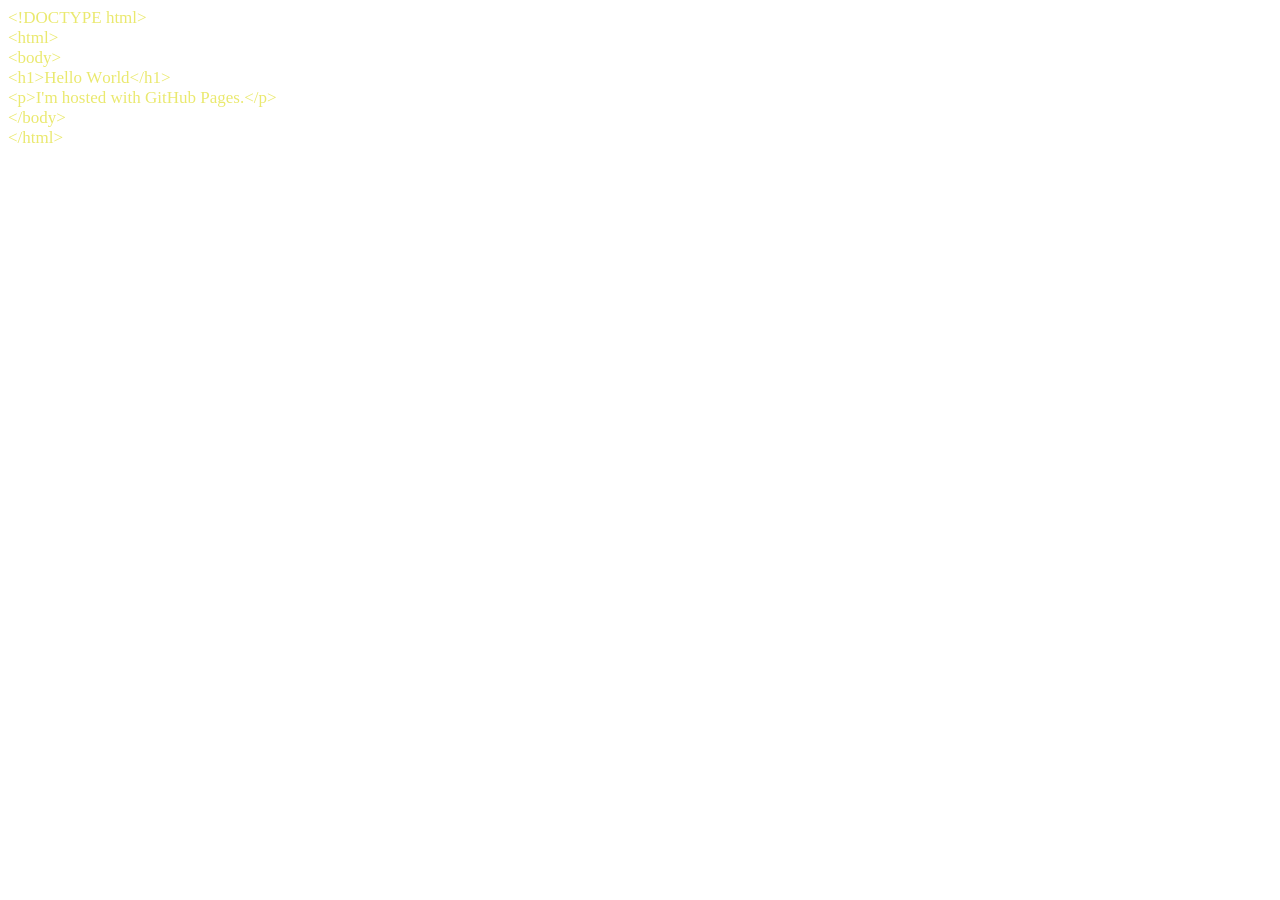
<file: index.html>
<!DOCTYPE html PUBLIC "-//W3C//DTD HTML 4.01//EN" "http://www.w3.org/TR/html4/strict.dtd">
<html>
<head>
  <meta http-equiv="Content-Type" content="text/html; charset=utf-8">
  <meta http-equiv="Content-Style-Type" content="text/css">
  <title></title>
  <meta name="Generator" content="Cocoa HTML Writer">
  <meta name="CocoaVersion" content="1894.5">
  <style type="text/css">
    p.p1 {margin: 0.0px 0.0px 0.0px 0.0px; font: 17.0px Times; color: #eae96f; -webkit-text-stroke: #eae96f}
    span.s1 {font-kerning: none}
  </style>
</head>
<body>
<p class="p1"><span class="s1">&lt;!DOCTYPE html&gt;</span></p>
<p class="p1"><span class="s1">&lt;html&gt;</span></p>
<p class="p1"><span class="s1">&lt;body&gt;</span></p>
<p class="p1"><span class="s1">&lt;h1&gt;Hello World&lt;/h1&gt;</span></p>
<p class="p1"><span class="s1">&lt;p&gt;I'm hosted with GitHub Pages.&lt;/p&gt;</span></p>
<p class="p1"><span class="s1">&lt;/body&gt;</span></p>
<p class="p1"><span class="s1">&lt;/html&gt;</span></p>
</body>
</html>
</file>
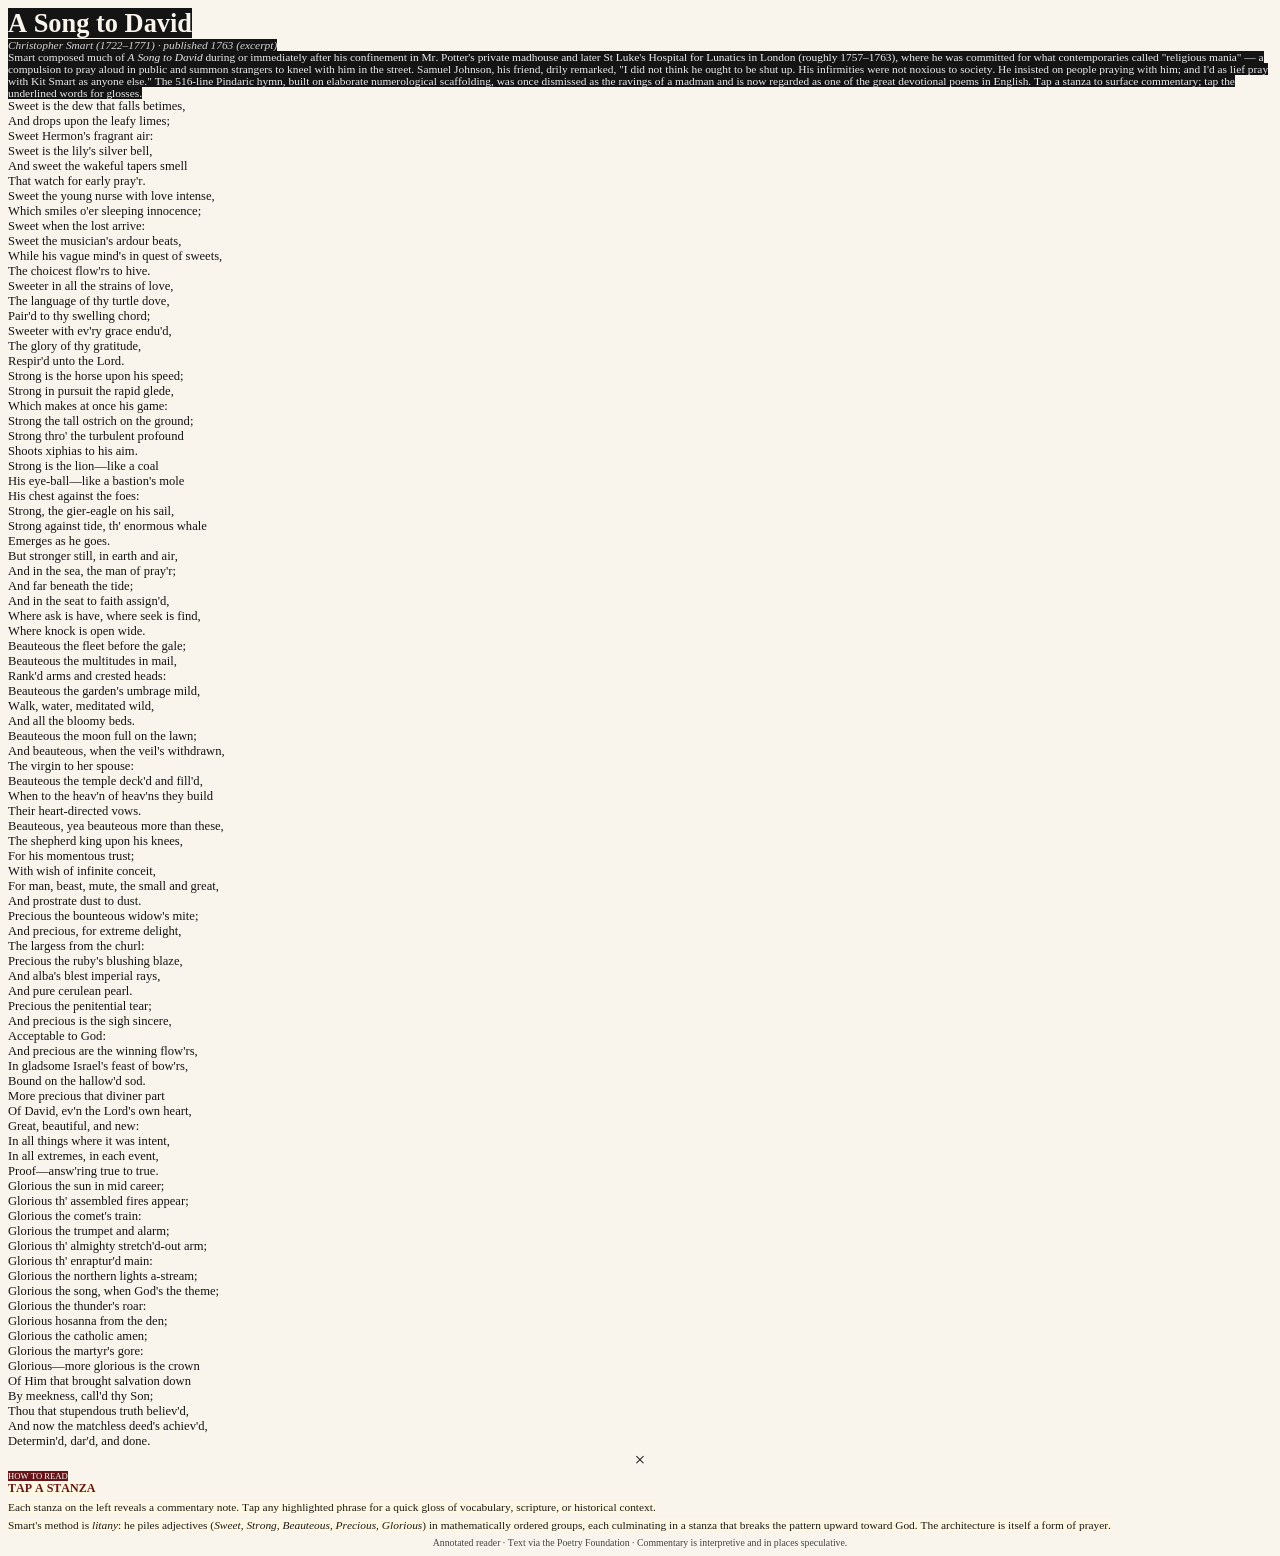
<file: a song to david.html>
<!DOCTYPE html PUBLIC "-//W3C//DTD HTML 4.01//EN" "http://www.w3.org/TR/html4/strict.dtd">
<html>
<head>
  <meta http-equiv="Content-Type" content="text/html; charset=utf-8">
  <meta http-equiv="Content-Style-Type" content="text/css">
  <title></title>
  <meta name="Description" content="An annotated reading of Christopher Smart's A Song to David, contextualized by his confinement for religious mania.">
  <meta name="Generator" content="Cocoa HTML Writer">
  <meta name="CocoaVersion" content="2685.5">
  <style type="text/css">
    body {background-color: #f9f5ed}
    p.p2 {margin: 0.0px 0.0px 0.0px 0.0px; font: 11.4px Georgia; color: #d5d5d5; -webkit-text-stroke: #d5d5d5}
    p.p3 {margin: 0.0px 0.0px 0.0px 0.0px; font: 11.4px Georgia; color: #eaeaea; -webkit-text-stroke: #eaeaea}
    p.p4 {margin: 0.0px 0.0px 0.0px 0.0px; font: 12.6px Georgia; color: #141414; -webkit-text-stroke: #141414}
    p.p5 {margin: 0.0px 0.0px 0.0px 0.0px; text-align: center; font: 19.2px 'Helvetica Neue'; color: #141414; -webkit-text-stroke: #141414}
    p.p6 {margin: 0.0px 0.0px 0.0px 0.0px; font: 8.6px Georgia; color: #ffffff; -webkit-text-stroke: #ffffff}
    p.p8 {margin: 0.0px 0.0px 6.0px 0.0px; font: 11.4px Georgia; color: #1a1a1a; -webkit-text-stroke: #1a1a1a}
    p.p9 {margin: 0.0px 0.0px 0.0px 0.0px; text-align: center; font: 9.8px Georgia; color: #434343; -webkit-text-stroke: #434343}
    span.s1 {font-kerning: none; background-color: #141414}
    span.s2 {font-kerning: none}
    span.s3 {font-kerning: none; background-color: #f9f5ed}
    span.s4 {font-kerning: none; background-color: #651418}
    span.s5 {font-kerning: none; background-color: #fff7e1}
  </style>
</head>
<body>
<h1 style="margin: 0.0px 0.0px 0.0px 0.0px; font: 26.4px Georgia; color: #f9f5ed; -webkit-text-stroke: #f9f5ed"><span class="s1"><b>A Song to David</b><b></b></span></h1>
<p class="p2"><span class="s1"><i>Christopher Smart (1722–1771) · published 1763 (excerpt)</i><i></i></span></p>
<p class="p3"><span class="s1">Smart composed much of <i>A Song to David</i> during or immediately after his confinement in Mr. Potter's private madhouse and later St Luke's Hospital for Lunatics in London (roughly 1757–1763), where he was committed for what contemporaries called "religious mania" — a compulsion to pray aloud in public and summon strangers to kneel with him in the street. Samuel Johnson, his friend, drily remarked, "I did not think he ought to be shut up. His infirmities were not noxious to society. He insisted on people praying with him; and I'd as lief pray with Kit Smart as anyone else." The 516-line Pindaric hymn, built on elaborate numerological scaffolding, was once dismissed as the ravings of a madman and is now regarded as one of the great devotional poems in English. Tap a stanza to surface commentary; tap the underlined words for glosses.</span></p>
<p class="p4"><span class="s2">Sweet is the dew that falls betimes,</span></p>
<p class="p4"><span class="s2">And drops upon the leafy limes;</span></p>
<p class="p4"><span class="s2">Sweet Hermon's fragrant air:</span></p>
<p class="p4"><span class="s2">Sweet is the lily's silver bell,</span></p>
<p class="p4"><span class="s2">And sweet the wakeful tapers smell</span></p>
<p class="p4"><span class="s2">That watch for early pray'r.</span></p>
<p class="p4"><span class="s2">Sweet the young nurse with love intense,</span></p>
<p class="p4"><span class="s2">Which smiles o'er sleeping innocence;</span></p>
<p class="p4"><span class="s2">Sweet when the lost arrive:</span></p>
<p class="p4"><span class="s2">Sweet the musician's ardour beats,</span></p>
<p class="p4"><span class="s2">While his vague mind's in quest of sweets,</span></p>
<p class="p4"><span class="s2">The choicest flow'rs to hive.</span></p>
<p class="p4"><span class="s2">Sweeter in all the strains of love,</span></p>
<p class="p4"><span class="s2">The language of thy turtle dove,</span></p>
<p class="p4"><span class="s2">Pair'd to thy swelling chord;</span></p>
<p class="p4"><span class="s2">Sweeter with ev'ry grace endu'd,</span></p>
<p class="p4"><span class="s2">The glory of thy gratitude,</span></p>
<p class="p4"><span class="s2">Respir'd unto the Lord.</span></p>
<p class="p4"><span class="s2">Strong is the horse upon his speed;</span></p>
<p class="p4"><span class="s2">Strong in pursuit the rapid glede,</span></p>
<p class="p4"><span class="s2">Which makes at once his game:</span></p>
<p class="p4"><span class="s2">Strong the tall ostrich on the ground;</span></p>
<p class="p4"><span class="s2">Strong thro' the turbulent profound</span></p>
<p class="p4"><span class="s2">Shoots xiphias to his aim.</span></p>
<p class="p4"><span class="s2">Strong is the lion—like a coal</span></p>
<p class="p4"><span class="s2">His eye-ball—like a bastion's mole</span></p>
<p class="p4"><span class="s2">His chest against the foes:</span></p>
<p class="p4"><span class="s2">Strong, the gier-eagle on his sail,</span></p>
<p class="p4"><span class="s2">Strong against tide, th' enormous whale</span></p>
<p class="p4"><span class="s2">Emerges as he goes.</span></p>
<p class="p4"><span class="s2">But stronger still, in earth and air,</span></p>
<p class="p4"><span class="s2">And in the sea, the man of pray'r;</span></p>
<p class="p4"><span class="s2">And far beneath the tide;</span></p>
<p class="p4"><span class="s2">And in the seat to faith assign'd,</span></p>
<p class="p4"><span class="s2">Where ask is have, where seek is find,</span></p>
<p class="p4"><span class="s2">Where knock is open wide.</span></p>
<p class="p4"><span class="s2">Beauteous the fleet before the gale;</span></p>
<p class="p4"><span class="s2">Beauteous the multitudes in mail,</span></p>
<p class="p4"><span class="s2">Rank'd arms and crested heads:</span></p>
<p class="p4"><span class="s2">Beauteous the garden's umbrage mild,</span></p>
<p class="p4"><span class="s2">Walk, water, meditated wild,</span></p>
<p class="p4"><span class="s2">And all the bloomy beds.</span></p>
<p class="p4"><span class="s2">Beauteous the moon full on the lawn;</span></p>
<p class="p4"><span class="s2">And beauteous, when the veil's withdrawn,</span></p>
<p class="p4"><span class="s2">The virgin to her spouse:</span></p>
<p class="p4"><span class="s2">Beauteous the temple deck'd and fill'd,</span></p>
<p class="p4"><span class="s2">When to the heav'n of heav'ns they build</span></p>
<p class="p4"><span class="s2">Their heart-directed vows.</span></p>
<p class="p4"><span class="s2">Beauteous, yea beauteous more than these,</span></p>
<p class="p4"><span class="s2">The shepherd king upon his knees,</span></p>
<p class="p4"><span class="s2">For his momentous trust;</span></p>
<p class="p4"><span class="s2">With wish of infinite conceit,</span></p>
<p class="p4"><span class="s2">For man, beast, mute, the small and great,</span></p>
<p class="p4"><span class="s2">And prostrate dust to dust.</span></p>
<p class="p4"><span class="s2">Precious the bounteous widow's mite;</span></p>
<p class="p4"><span class="s2">And precious, for extreme delight,</span></p>
<p class="p4"><span class="s2">The largess from the churl:</span></p>
<p class="p4"><span class="s2">Precious the ruby's blushing blaze,</span></p>
<p class="p4"><span class="s2">And alba's blest imperial rays,</span></p>
<p class="p4"><span class="s2">And pure cerulean pearl.</span></p>
<p class="p4"><span class="s2">Precious the penitential tear;</span></p>
<p class="p4"><span class="s2">And precious is the sigh sincere,</span></p>
<p class="p4"><span class="s2">Acceptable to God:</span></p>
<p class="p4"><span class="s2">And precious are the winning flow'rs,</span></p>
<p class="p4"><span class="s2">In gladsome Israel's feast of bow'rs,</span></p>
<p class="p4"><span class="s2">Bound on the hallow'd sod.</span></p>
<p class="p4"><span class="s2">More precious that diviner part</span></p>
<p class="p4"><span class="s2">Of David, ev'n the Lord's own heart,</span></p>
<p class="p4"><span class="s2">Great, beautiful, and new:</span></p>
<p class="p4"><span class="s2">In all things where it was intent,</span></p>
<p class="p4"><span class="s2">In all extremes, in each event,</span></p>
<p class="p4"><span class="s2">Proof—answ'ring true to true.</span></p>
<p class="p4"><span class="s2">Glorious the sun in mid career;</span></p>
<p class="p4"><span class="s2">Glorious th' assembled fires appear;</span></p>
<p class="p4"><span class="s2">Glorious the comet's train:</span></p>
<p class="p4"><span class="s2">Glorious the trumpet and alarm;</span></p>
<p class="p4"><span class="s2">Glorious th' almighty stretch'd-out arm;</span></p>
<p class="p4"><span class="s2">Glorious th' enraptur'd main:</span></p>
<p class="p4"><span class="s2">Glorious the northern lights a-stream;</span></p>
<p class="p4"><span class="s2">Glorious the song, when God's the theme;</span></p>
<p class="p4"><span class="s2">Glorious the thunder's roar:</span></p>
<p class="p4"><span class="s2">Glorious hosanna from the den;</span></p>
<p class="p4"><span class="s2">Glorious the catholic amen;</span></p>
<p class="p4"><span class="s2">Glorious the martyr's gore:</span></p>
<p class="p4"><span class="s2">Glorious—more glorious is the crown</span></p>
<p class="p4"><span class="s2">Of Him that brought salvation down</span></p>
<p class="p4"><span class="s2">By meekness, call'd thy Son;</span></p>
<p class="p4"><span class="s2">Thou that stupendous truth believ'd,</span></p>
<p class="p4"><span class="s2">And now the matchless deed's achiev'd,</span></p>
<p class="p4"><span class="s2">Determin'd, dar'd, and done.</span></p>
<p class="p5"><span class="s3">×</span></p>
<p class="p6"><span class="s4">HOW TO READ</span></p>
<h3 style="margin: 0.0px 0.0px 4.8px 0.0px; font: 12.0px Georgia; color: #651418; -webkit-text-stroke: #651418"><span class="s5"><b>TAP A STANZA</b><b></b></span></h3>
<p class="p8"><span class="s5">Each stanza on the left reveals a commentary note. Tap any highlighted phrase for a quick gloss of vocabulary, scripture, or historical context.</span></p>
<p class="p8"><span class="s5">Smart's method is <i>litany</i>: he piles adjectives (<i>Sweet, Strong, Beauteous, Precious, Glorious</i>) in mathematically ordered groups, each culminating in a stanza that breaks the pattern upward toward God. The architecture is itself a form of prayer.</span></p>
<p class="p9"><span class="s2">Annotated reader · Text via the Poetry Foundation · Commentary is interpretive and in places speculative.</span></p>
</body>
</html>
</file>
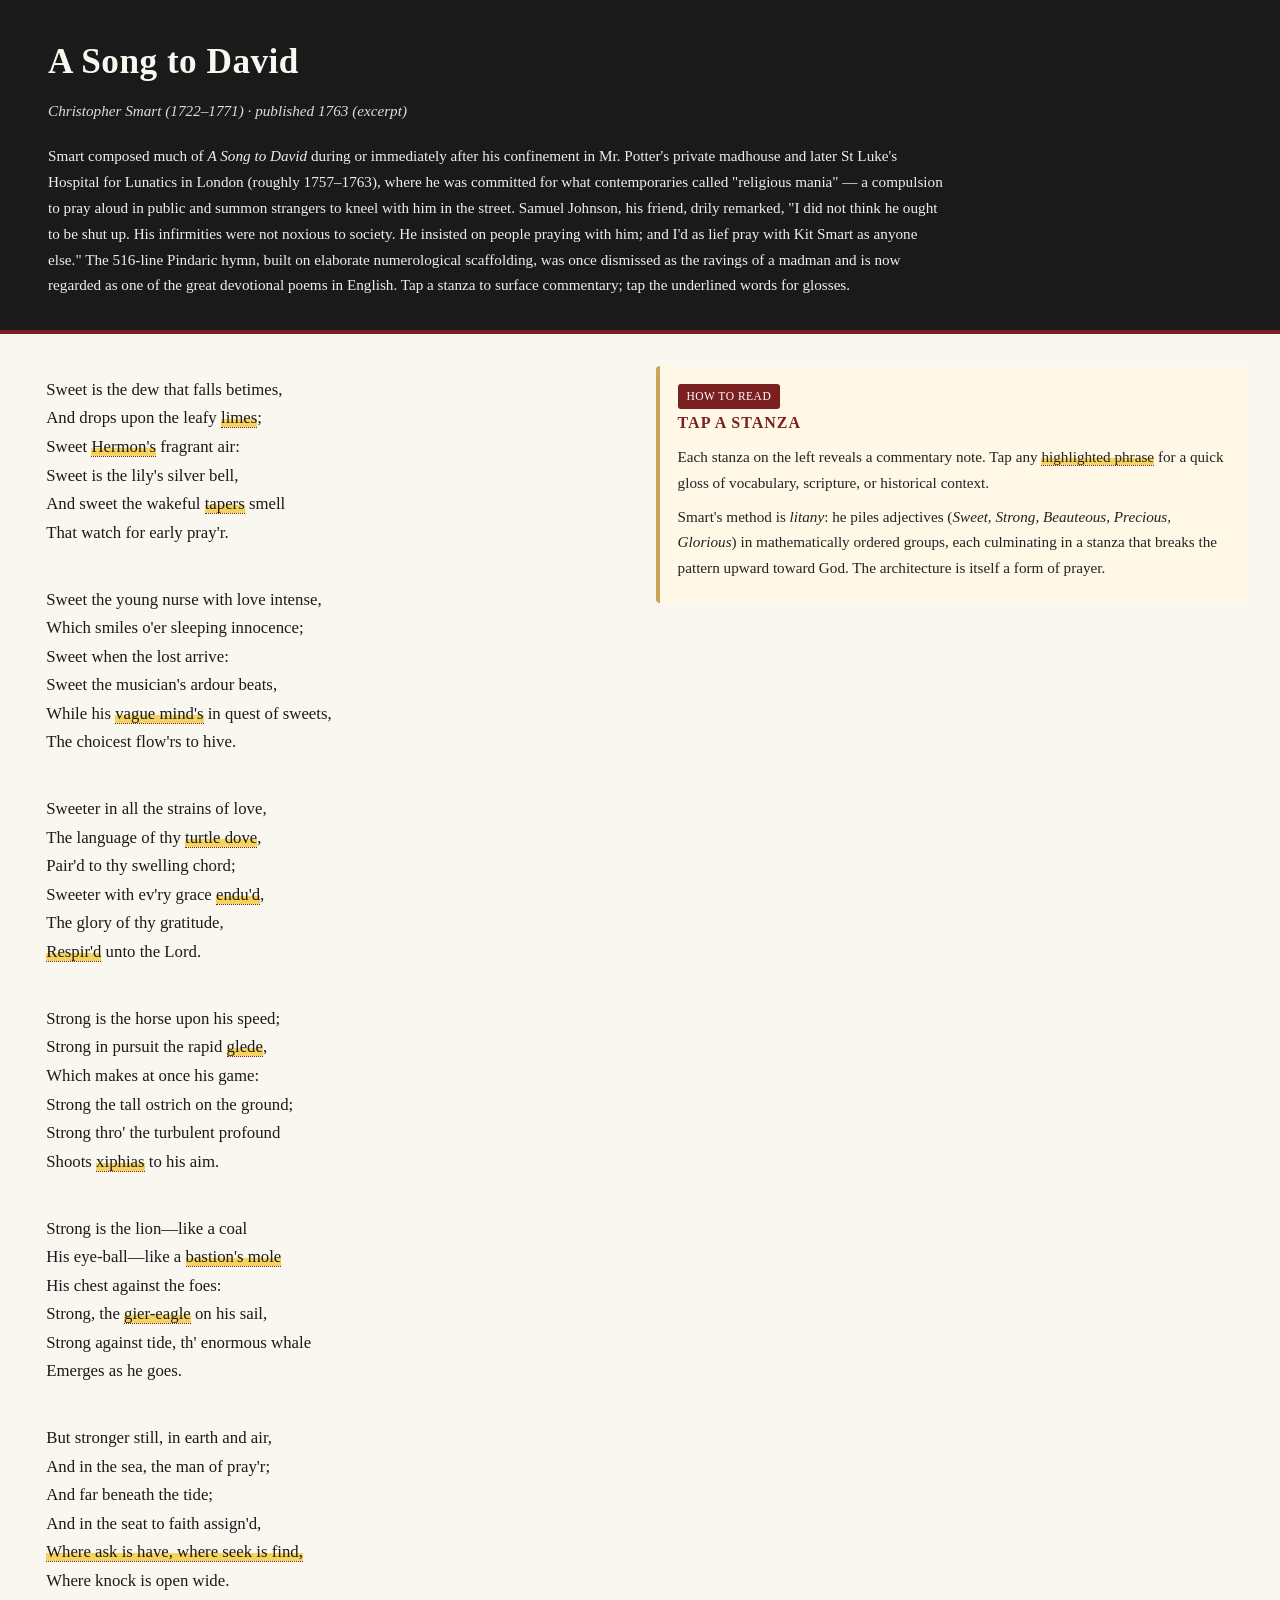
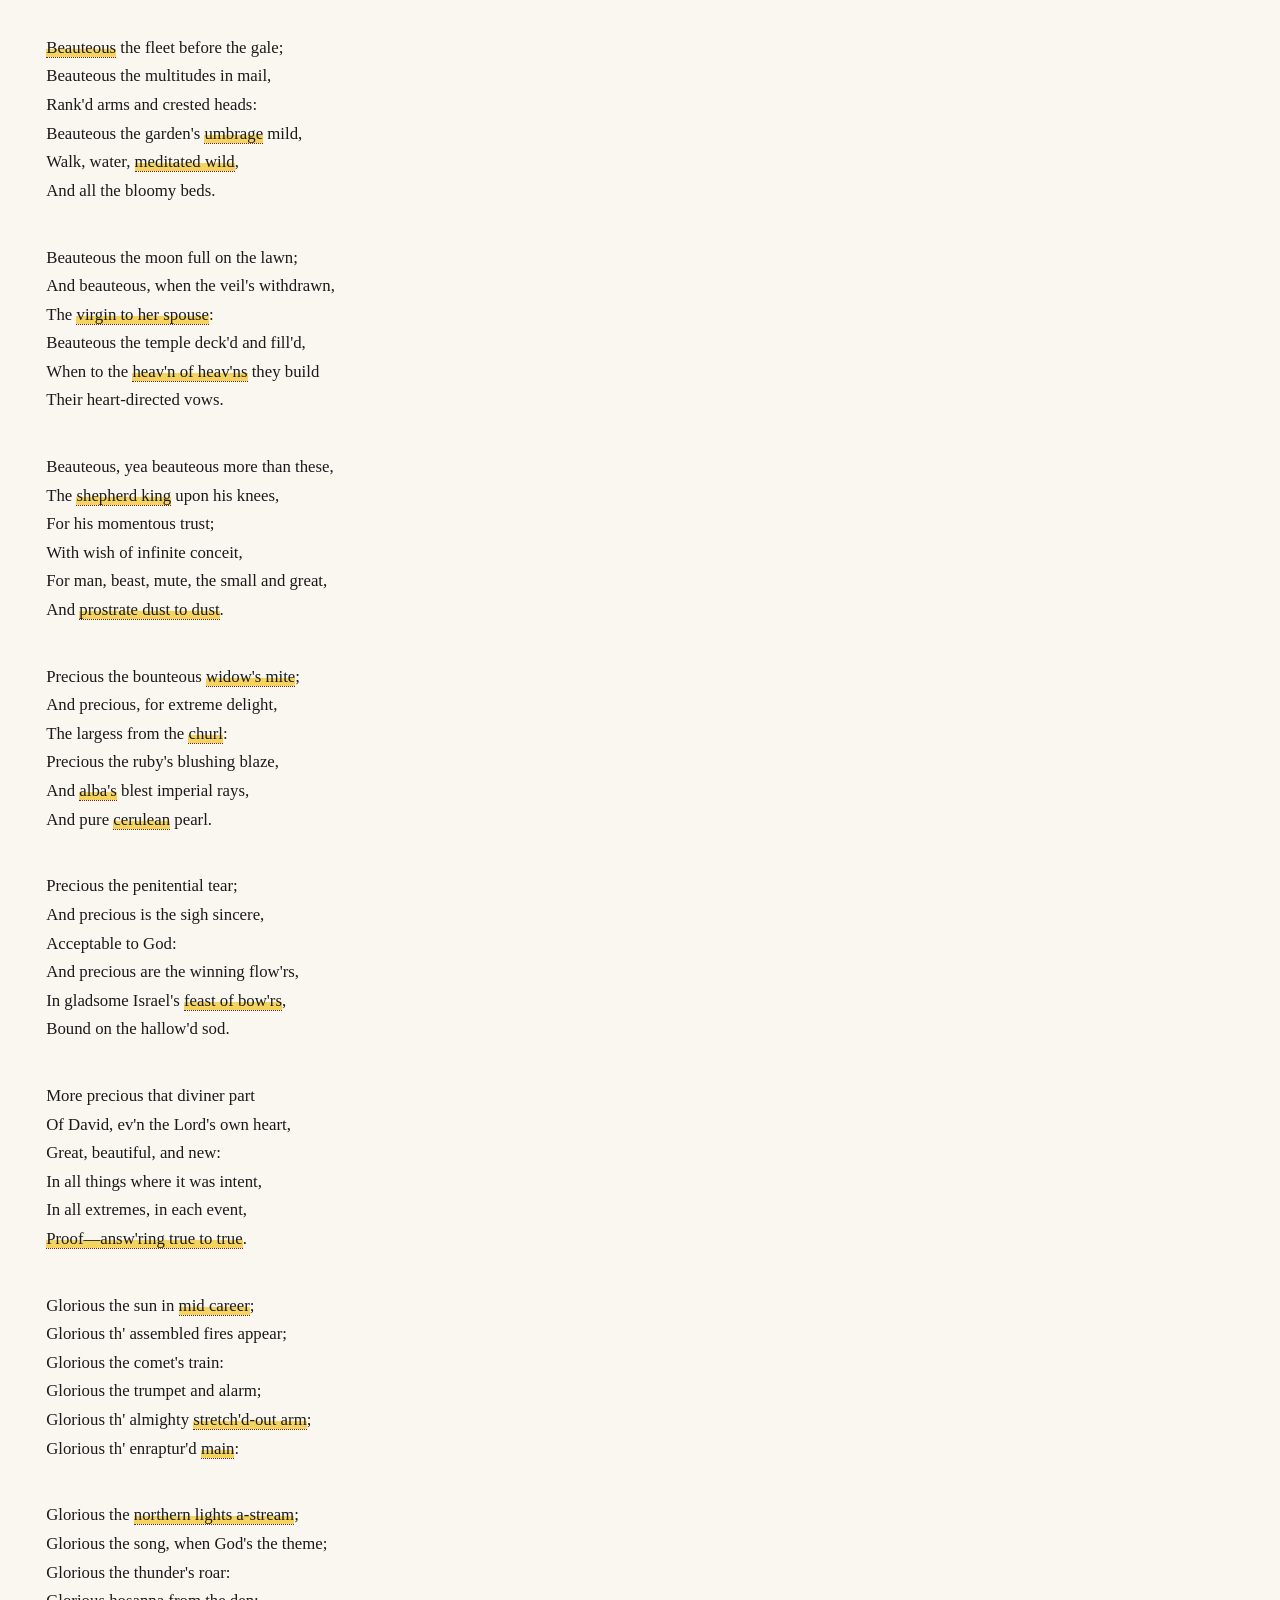
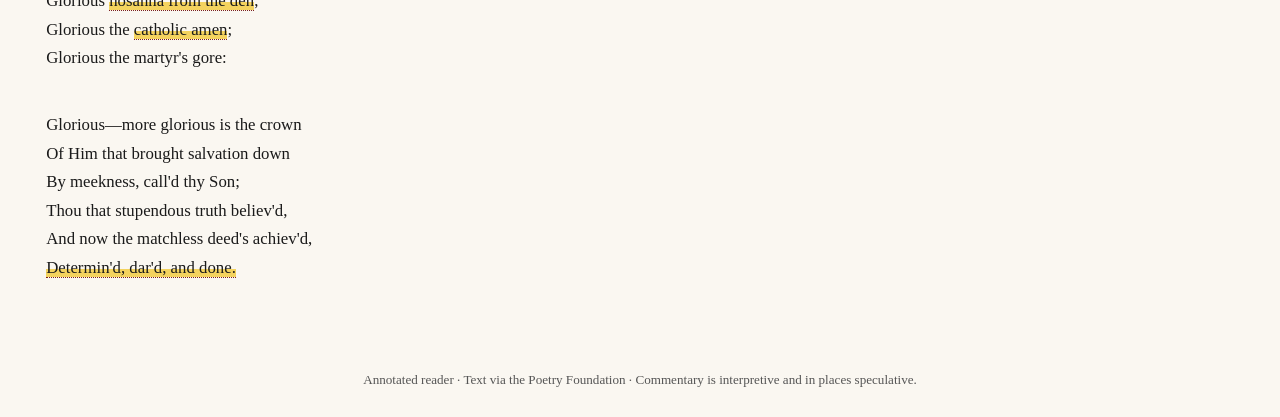
<file: a_song_to_david_annotated.html>
<!DOCTYPE html>
<html lang="en">
<head>
<meta charset="UTF-8">
<meta name="viewport" content="width=device-width, initial-scale=1, viewport-fit=cover">
<meta name="description" content="An annotated reading of Christopher Smart's A Song to David, contextualized by his confinement for religious mania.">
<title>A Song to David — Annotated</title>
<style>
  :root {
    --bg: #faf7f1;
    --ink: #1a1a1a;
    --accent: #7a1f1f;
    --note-bg: #fff8e7;
    --note-border: #c9a45c;
    --muted: #555;
    --hl: #f4d35e;
  }
  * { box-sizing: border-box; }
  html, body { margin: 0; padding: 0; }
  body {
    font-family: Georgia, 'Times New Roman', serif;
    background: var(--bg);
    color: var(--ink);
    line-height: 1.7;
    -webkit-text-size-adjust: 100%;
  }
  header {
    background: #1a1a1a;
    color: #faf7f1;
    padding: 1.6rem 1.2rem;
    border-bottom: 4px solid var(--accent);
  }
  @media (min-width: 700px) { header { padding: 2rem 3rem; } }
  header h1 { margin: 0; font-size: 1.7rem; letter-spacing: 0.5px; }
  @media (min-width: 700px) { header h1 { font-size: 2.2rem; } }
  header .byline { margin-top: 0.4rem; font-style: italic; color: #ddd; font-size: 0.95rem; }
  header .intro {
    margin-top: 1.2rem;
    max-width: 900px;
    font-size: 0.95rem;
    color: #eee;
  }
  main {
    display: grid;
    grid-template-columns: 1fr;
    gap: 1.2rem;
    max-width: 1300px;
    margin: 1rem auto;
    padding: 0 1rem;
  }
  @media (min-width: 900px) {
    main {
      grid-template-columns: minmax(360px, 1fr) minmax(320px, 1fr);
      gap: 2rem;
      margin: 2rem auto;
      padding: 0 2rem;
    }
  }
  .poem { font-size: 1.05rem; }
  .stanza {
    margin-bottom: 1.2rem;
    padding: 0.6rem 0.7rem;
    border-left: 3px solid transparent;
    border-radius: 4px;
    transition: background 0.2s, border-color 0.2s;
    cursor: pointer;
  }
  .stanza:hover, .stanza.active {
    background: #f1ead8;
    border-left-color: var(--accent);
  }
  .line { display: block; }
  .hl {
    background: linear-gradient(transparent 60%, var(--hl) 60%);
    border-bottom: 1px dotted var(--accent);
    cursor: help;
    position: relative;
    -webkit-tap-highlight-color: transparent;
  }
  /* Custom popover replaces native title tooltip so it works on touch + desktop */
  .gloss-popover {
    position: absolute;
    z-index: 1000;
    max-width: min(320px, 92vw);
    background: #1a1a1a;
    color: #faf7f1;
    padding: 0.7rem 0.9rem;
    border-radius: 6px;
    font-size: 0.88rem;
    line-height: 1.45;
    box-shadow: 0 8px 24px rgba(0,0,0,0.25);
    border-left: 3px solid var(--hl);
    pointer-events: none;
    opacity: 0;
    transform: translateY(4px);
    transition: opacity 0.15s, transform 0.15s;
  }
  .gloss-popover.visible {
    opacity: 1;
    transform: translateY(0);
  }
  aside.annotations {
    align-self: start;
  }
  @media (min-width: 900px) {
    aside.annotations {
      position: sticky;
      top: 1rem;
      max-height: 92vh;
      overflow-y: auto;
    }
  }
  .note {
    background: var(--note-bg);
    border-left: 4px solid var(--note-border);
    padding: 0.9rem 1.1rem;
    margin-bottom: 1rem;
    border-radius: 4px;
    display: none;
  }
  .note.active { display: block; }
  .note h3 {
    margin: 0 0 0.4rem;
    font-size: 1rem;
    color: var(--accent);
    text-transform: uppercase;
    letter-spacing: 1px;
  }
  .note p { margin: 0.5rem 0; font-size: 0.95rem; color: #222; }
  .note .tag {
    display: inline-block;
    font-size: 0.72rem;
    background: var(--accent);
    color: white;
    padding: 0.15rem 0.55rem;
    border-radius: 3px;
    margin-right: 0.4rem;
    text-transform: uppercase;
    letter-spacing: 0.5px;
  }
  .default-note { display: block; }
  /* Mobile: annotations appear as modal overlay */
  @media (max-width: 899px) {
    aside.annotations {
      position: fixed;
      inset: auto 0 0 0;
      max-height: 70vh;
      overflow-y: auto;
      background: var(--bg);
      border-top: 3px solid var(--accent);
      box-shadow: 0 -8px 24px rgba(0,0,0,0.2);
      padding: 1rem 1rem 1.4rem;
      transform: translateY(100%);
      transition: transform 0.25s ease;
      z-index: 900;
    }
    aside.annotations.open { transform: translateY(0); }
    .close-btn {
      position: absolute;
      top: 0.5rem; right: 0.7rem;
      background: transparent;
      border: none;
      font-size: 1.6rem;
      color: var(--ink);
      cursor: pointer;
      line-height: 1;
    }
  }
  @media (min-width: 900px) {
    .close-btn { display: none; }
  }
  footer {
    text-align: center;
    padding: 1.6rem 1rem;
    color: var(--muted);
    font-size: 0.82rem;
  }
</style>
</head>
<body>
<header>
  <h1>A Song to David</h1>
  <div class="byline">Christopher Smart (1722–1771) · published 1763 (excerpt)</div>
  <div class="intro">
    Smart composed much of <em>A Song to David</em> during or immediately after his confinement in Mr. Potter's private madhouse and later St Luke's Hospital for Lunatics in London (roughly 1757–1763), where he was committed for what contemporaries called "religious mania" — a compulsion to pray aloud in public and summon strangers to kneel with him in the street. Samuel Johnson, his friend, drily remarked, "I did not think he ought to be shut up. His infirmities were not noxious to society. He insisted on people praying with him; and I'd as lief pray with Kit Smart as anyone else." The 516-line Pindaric hymn, built on elaborate numerological scaffolding, was once dismissed as the ravings of a madman and is now regarded as one of the great devotional poems in English. Tap a stanza to surface commentary; tap the underlined words for glosses.
  </div>
</header>

<main>
  <section class="poem">

    <div class="stanza" data-note="n1">
      <span class="line">Sweet is the dew that falls betimes,</span>
      <span class="line">And drops upon the leafy <span class="hl" data-gloss="Lime trees (Tilia), a common English churchyard tree — not citrus. Their blossoms are fragrant and associated with calm and contemplation.">limes</span>;</span>
      <span class="line">Sweet <span class="hl" data-gloss="Mount Hermon in the Levant, mentioned in Psalm 133: 'as the dew of Hermon.' Smart grafts a Psalmic image directly onto English pastoral.">Hermon's</span> fragrant air:</span>
      <span class="line">Sweet is the lily's silver bell,</span>
      <span class="line">And sweet the wakeful <span class="hl" data-gloss="Candles (Latin 'taper'). 'Wakeful tapers' evokes monks or worshippers keeping vigil before dawn prayer.">tapers</span> smell</span>
      <span class="line">That watch for early pray'r.</span>
    </div>

    <div class="stanza" data-note="n2">
      <span class="line">Sweet the young nurse with love intense,</span>
      <span class="line">Which smiles o'er sleeping innocence;</span>
      <span class="line">Sweet when the lost arrive:</span>
      <span class="line">Sweet the musician's ardour beats,</span>
      <span class="line">While his <span class="hl" data-gloss="'Vague' here retains the Latin sense of 'wandering' — the mind roves in search of sweetness. Possibly self-referential: Smart writing from an institution where his own mind was judged to wander.">vague mind's</span> in quest of sweets,</span>
      <span class="line">The choicest flow'rs to hive.</span>
    </div>

    <div class="stanza" data-note="n3">
      <span class="line">Sweeter in all the strains of love,</span>
      <span class="line">The language of thy <span class="hl" data-gloss="Turtle dove — biblical emblem of faithful love and of the Holy Spirit (Song of Songs 2:12). Not the reptile.">turtle dove</span>,</span>
      <span class="line">Pair'd to thy swelling chord;</span>
      <span class="line">Sweeter with ev'ry grace <span class="hl" data-gloss="'Endued' — archaic for 'endowed' or 'invested with.'">endu'd</span>,</span>
      <span class="line">The glory of thy gratitude,</span>
      <span class="line"><span class="hl" data-gloss="'Breathed out' — gratitude exhaled as prayer. Smart frequently conflates breath, song, and devotion.">Respir'd</span> unto the Lord.</span>
    </div>

    <div class="stanza" data-note="n4">
      <span class="line">Strong is the horse upon his speed;</span>
      <span class="line">Strong in pursuit the rapid <span class="hl" data-gloss="A kite or bird of prey (Middle English 'glede'). Smart's bestiary draws from the KJV and natural history alike.">glede</span>,</span>
      <span class="line">Which makes at once his game:</span>
      <span class="line">Strong the tall ostrich on the ground;</span>
      <span class="line">Strong thro' the turbulent profound</span>
      <span class="line">Shoots <span class="hl" data-gloss="Greek/Latin for swordfish (Xiphias gladius). Smart's classical learning — he was a Pembroke, Cambridge scholar — surfaces even in mania.">xiphias</span> to his aim.</span>
    </div>

    <div class="stanza" data-note="n5">
      <span class="line">Strong is the lion—like a coal</span>
      <span class="line">His eye-ball—like a <span class="hl" data-gloss="The sloped outer wall of a fortress bastion — an image of immovable defensive strength.">bastion's mole</span></span>
      <span class="line">His chest against the foes:</span>
      <span class="line">Strong, the <span class="hl" data-gloss="'Gier-eagle' — the vulture of Leviticus 11:18, from Hebrew 'racham.' Smart often uses KJV marginalia directly.">gier-eagle</span> on his sail,</span>
      <span class="line">Strong against tide, th' enormous whale</span>
      <span class="line">Emerges as he goes.</span>
    </div>

    <div class="stanza" data-note="n6">
      <span class="line">But stronger still, in earth and air,</span>
      <span class="line">And in the sea, the man of pray'r;</span>
      <span class="line">And far beneath the tide;</span>
      <span class="line">And in the seat to faith assign'd,</span>
      <span class="line"><span class="hl" data-gloss="Direct quotation of Matthew 7:7 ('Ask, and it shall be given you; seek, and ye shall find; knock, and it shall be opened unto you'). Compressed into three hammer-blow clauses.">Where ask is have, where seek is find,</span></span>
      <span class="line">Where knock is open wide.</span>
    </div>

    <div class="stanza" data-note="n7">
      <span class="line"><span class="hl" data-gloss="Beauteous — the third of Smart's adjectival anaphoras (Sweet / Strong / Beauteous / Precious / Glorious), each governing a cluster of stanzas in a deliberate numerological pattern.">Beauteous</span> the fleet before the gale;</span>
      <span class="line">Beauteous the multitudes in mail,</span>
      <span class="line">Rank'd arms and crested heads:</span>
      <span class="line">Beauteous the garden's <span class="hl" data-gloss="Shade, leafy cover (from Latin 'umbra'). A painterly, Miltonic word choice.">umbrage</span> mild,</span>
      <span class="line">Walk, water, <span class="hl" data-gloss="The landscaped 'wilderness' of an 18th-c. English garden — wildness deliberately composed. Echoes Capability Brown-era aesthetics.">meditated wild</span>,</span>
      <span class="line">And all the bloomy beds.</span>
    </div>

    <div class="stanza" data-note="n8">
      <span class="line">Beauteous the moon full on the lawn;</span>
      <span class="line">And beauteous, when the veil's withdrawn,</span>
      <span class="line">The <span class="hl" data-gloss="Bride imagery from Song of Songs and Revelation 21 (the Church as bride of Christ). Not erotic in intent — though Smart's hymnic eroticism unsettled contemporaries.">virgin to her spouse</span>:</span>
      <span class="line">Beauteous the temple deck'd and fill'd,</span>
      <span class="line">When to the <span class="hl" data-gloss="Hebraism ('shir hashirim' = 'song of songs,' 'heaven of heavens' = highest heaven). Smart studied Hebrew intensely during confinement.">heav'n of heav'ns</span> they build</span>
      <span class="line">Their heart-directed vows.</span>
    </div>

    <div class="stanza" data-note="n9">
      <span class="line">Beauteous, yea beauteous more than these,</span>
      <span class="line">The <span class="hl" data-gloss="David himself — shepherd boy anointed king of Israel, traditional author of the Psalms. The poem's dedicatee and Smart's personal model of the divinely inspired poet.">shepherd king</span> upon his knees,</span>
      <span class="line">For his momentous trust;</span>
      <span class="line">With wish of infinite conceit,</span>
      <span class="line">For man, beast, mute, the small and great,</span>
      <span class="line">And <span class="hl" data-gloss="Genesis 3:19 — 'dust thou art, and unto dust shalt thou return.' The prostrate body humbled to its material origin.">prostrate dust to dust</span>.</span>
    </div>

    <div class="stanza" data-note="n10">
      <span class="line">Precious the bounteous <span class="hl" data-gloss="Mark 12:41–44 — the poor widow who gives two small coins; Jesus declares her gift greater than the rich men's offerings. A touchstone for Smart, who lived on charity in confinement.">widow's mite</span>;</span>
      <span class="line">And precious, for extreme delight,</span>
      <span class="line">The largess from the <span class="hl" data-gloss="A rude, niggardly person — so the miser's rare generosity is 'precious' because unexpected. KJV usage (Isaiah 32:5).">churl</span>:</span>
      <span class="line">Precious the ruby's blushing blaze,</span>
      <span class="line">And <span class="hl" data-gloss="'Alba' = white (Latin). Possibly the diamond or white pearl. Some editors read it as a reference to the white-stone imagery of Revelation 2:17.">alba's</span> blest imperial rays,</span>
      <span class="line">And pure <span class="hl" data-gloss="Sky-blue (from Latin 'caeruleus'). Smart's gemstone taxonomy is as much symbolic as mineralogical.">cerulean</span> pearl.</span>
    </div>

    <div class="stanza" data-note="n11">
      <span class="line">Precious the penitential tear;</span>
      <span class="line">And precious is the sigh sincere,</span>
      <span class="line">Acceptable to God:</span>
      <span class="line">And precious are the winning flow'rs,</span>
      <span class="line">In gladsome Israel's <span class="hl" data-gloss="Sukkot, the Feast of Tabernacles/Booths (Leviticus 23:40), when Israelites wove bowers of branches. Smart's Hebraism again foregrounds Jewish scripture as living liturgy.">feast of bow'rs</span>,</span>
      <span class="line">Bound on the hallow'd sod.</span>
    </div>

    <div class="stanza" data-note="n12">
      <span class="line">More precious that diviner part</span>
      <span class="line">Of David, ev'n the Lord's own heart,</span>
      <span class="line">Great, beautiful, and new:</span>
      <span class="line">In all things where it was intent,</span>
      <span class="line">In all extremes, in each event,</span>
      <span class="line"><span class="hl" data-gloss="Legal/logical language: 'proof answering true to true' — David's heart as evidentiary match to God's. Smart loved such forensic metaphysics.">Proof—answ'ring true to true</span>.</span>
    </div>

    <div class="stanza" data-note="n13">
      <span class="line">Glorious the sun in <span class="hl" data-gloss="Mid-course across the sky. 'Career' retains its original sense of a swift running course (Latin 'carrus').">mid career</span>;</span>
      <span class="line">Glorious th' assembled fires appear;</span>
      <span class="line">Glorious the comet's train:</span>
      <span class="line">Glorious the trumpet and alarm;</span>
      <span class="line">Glorious th' almighty <span class="hl" data-gloss="The 'outstretched arm' of Exodus 6:6 — God's deliverance of Israel. A Passover formula.">stretch'd-out arm</span>;</span>
      <span class="line">Glorious th' enraptur'd <span class="hl" data-gloss="The sea (archaic, poetic). The ocean itself is 'enraptured' — participating in praise.">main</span>:</span>
    </div>

    <div class="stanza" data-note="n14">
      <span class="line">Glorious the <span class="hl" data-gloss="Aurora borealis. A striking 18th-c. inclusion — natural spectacle as theological evidence, in the tradition of physico-theology (Derham, Ray).">northern lights a-stream</span>;</span>
      <span class="line">Glorious the song, when God's the theme;</span>
      <span class="line">Glorious the thunder's roar:</span>
      <span class="line">Glorious <span class="hl" data-gloss="Hosanna shouted from the lion's den — Daniel delivered. The 'den' may also evoke the asylum cell; Smart likely heard his own hosannas echoing from confinement.">hosanna from the den</span>;</span>
      <span class="line">Glorious the <span class="hl" data-gloss="'Catholic' = universal (lowercase-c). Smart affirms the amen of the universal Church, not Roman Catholicism specifically.">catholic amen</span>;</span>
      <span class="line">Glorious the martyr's gore:</span>
    </div>

    <div class="stanza" data-note="n15">
      <span class="line">Glorious—more glorious is the crown</span>
      <span class="line">Of Him that brought salvation down</span>
      <span class="line">By meekness, call'd thy Son;</span>
      <span class="line">Thou that stupendous truth believ'd,</span>
      <span class="line">And now the matchless deed's achiev'd,</span>
      <span class="line"><span class="hl" data-gloss="The poem's famous closing hammer-stroke: three perfect trochees, each a completed act. Often quoted as the summary of Smart's entire vision — faith as finished work.">Determin'd, dar'd, and done.</span></span>
    </div>

  </section>

  <aside class="annotations" id="annotations">
    <button class="close-btn" aria-label="Close commentary">×</button>

    <div class="note default-note" id="default">
      <span class="tag">How to read</span>
      <h3>Tap a stanza</h3>
      <p>Each stanza on the left reveals a commentary note. Tap any <span class="hl">highlighted phrase</span> for a quick gloss of vocabulary, scripture, or historical context.</p>
      <p>Smart's method is <em>litany</em>: he piles adjectives (<em>Sweet, Strong, Beauteous, Precious, Glorious</em>) in mathematically ordered groups, each culminating in a stanza that breaks the pattern upward toward God. The architecture is itself a form of prayer.</p>
    </div>

    <div class="note" id="n1">
      <span class="tag">Opening litany</span>
      <h3>The "Sweet" sequence begins</h3>
      <p>Smart opens the first of five anaphoric movements. "Sweet" governs six stanzas. The tempo is domestic — dew, limes, lilies, candles — before climbing toward prayer. Note the synaesthesia: the <em>smell</em> of a taper, the <em>sound</em> of a bell, all folded into "sweetness."</p>
      <p>"Sweet" still carried theological weight in Smart's era — cf. Psalm 34:8, "O taste and see that the Lord is good."</p>
    </div>

    <div class="note" id="n2">
      <span class="tag">Speculation</span>
      <h3>The "vague mind" as self-portrait</h3>
      <p>The "musician's ardour" searching with a "vague mind" for "sweets to hive" reads uncomfortably like Smart's account of his own compositional state in the asylum. Contemporaries reported he wrote <em>Jubilate Agno</em> by scratching lines into the wainscoting with a key. The bee-gathering metaphor is classical (Seneca, Horace) but here it feels personal: mania as pollination.</p>
    </div>

    <div class="note" id="n3">
      <span class="tag">Scripture</span>
      <h3>Song of Songs register</h3>
      <p>The "turtle dove" and "swelling chord" import the erotic-devotional idiom of <em>Canticles</em>. Smart is licensing an intimate, almost bridal relation to God — precisely the kind of speech that got him institutionalized when uttered in public spaces.</p>
    </div>

    <div class="note" id="n4">
      <span class="tag">Bestiary</span>
      <h3>"Strong" sequence — the natural world</h3>
      <p>Smart shifts from the domestic to the wild. The glede (kite), ostrich, and xiphias (swordfish) form a deliberately eclectic bestiary, mixing KJV marginalia with classical zoology. Smart's <em>Jubilate Agno</em> contains hundreds of such verses, each beginning "Let" or "For," praising individual creatures — including his famous cat Jeoffry.</p>
    </div>

    <div class="note" id="n5">
      <span class="tag">Military + biblical</span>
      <h3>Lion, vulture, whale</h3>
      <p>The lion (Judah), gier-eagle (Levitical clean-list), and whale (Jonah, Leviathan) triangulate a biblical cosmos of strength. "Bastion's mole" drags in the vocabulary of 18th-century military engineering — Smart was writing during the Seven Years' War (1756–1763), and martial imagery was everywhere.</p>
    </div>

    <div class="note" id="n6">
      <span class="tag">Pivot</span>
      <h3>"The man of pray'r" outranks nature</h3>
      <p>The turning stanza of the "Strong" movement. All of creation's power is subordinated to the praying human — a direct inversion of the physico-theological pieties of Smart's day, which treated nature as evidence <em>for</em> God. Here prayer itself is the strongest natural force. Given Smart's confinement, this is not abstract theology; it is his personal manifesto. His "infirmity" was compulsive public prayer.</p>
    </div>

    <div class="note" id="n7">
      <span class="tag">"Beauteous" sequence</span>
      <h3>From war to gardens</h3>
      <p>Smart juxtaposes the beauty of a battle fleet and ranked soldiery with the tended garden — both are "meditated wild," designed by human art to resemble natural order. The Augustan aesthetic (Pope's Twickenham, Shenstone's Leasowes) is being baptized into devotion.</p>
    </div>

    <div class="note" id="n8">
      <span class="tag">Hebraism</span>
      <h3>The temple and the bride</h3>
      <p>"Heaven of heavens" is a calque from biblical Hebrew, signaling Smart's immersion in the original languages — he was translating the Psalms into English verse during and after his confinement. The virgin-to-spouse image is orthodox typology (Christ and Church) but rendered with unusual intimacy.</p>
    </div>

    <div class="note" id="n9">
      <span class="tag">David arrives</span>
      <h3>The shepherd king on his knees</h3>
      <p>The poem's title subject finally appears in the "Beauteous" climax. David — warrior, adulterer, poet, penitent — is Smart's avatar: the divinely chosen singer whose gift is inseparable from his failures. Smart identified with David's composition of the Psalms <em>under affliction</em>, an affliction he interpreted his own madness as mirroring.</p>
    </div>

    <div class="note" id="n10">
      <span class="tag">"Precious" sequence</span>
      <h3>Widow's mite to ruby</h3>
      <p>The yoking of the widow's two coins to imperial gemstones is characteristic Smart: valuation reversed by grace. The churl's unexpected largesse may be autobiographical — during his asylum years Smart depended on the erratic generosity of unlikely patrons.</p>
    </div>

    <div class="note" id="n11">
      <span class="tag">Liturgy</span>
      <h3>Tears, sighs, Sukkot</h3>
      <p>Smart folds Christian penitential practice (the "sigh sincere") into Jewish festival observance (Sukkot, the Feast of Booths). Unusual for a mid-18th-century Anglican: Smart treats Hebrew liturgy as ongoing revelation, not as superseded type. His Psalm translations carry the same conviction.</p>
    </div>

    <div class="note" id="n12">
      <span class="tag">David's heart</span>
      <h3>"A man after mine own heart"</h3>
      <p>Echoes 1 Samuel 13:14 and Acts 13:22. "Proof—answ'ring true to true" invokes logical proof: David's interior matches God's interior point-for-point. Smart's compressed forensic diction here anticipates Hopkins by a century.</p>
    </div>

    <div class="note" id="n13">
      <span class="tag">"Glorious" climax begins</span>
      <h3>Cosmos as choir</h3>
      <p>The final anaphora ascends: sun, stars, comets, trumpet, God's arm, the enraptured sea. Smart lived through Halley's-Comet fervor (the 1759 return was the first predicted comet in history) and the cosmic imagery reflects a moment when astronomy and doxology were not yet estranged.</p>
    </div>

    <div class="note" id="n14">
      <span class="tag">Speculation</span>
      <h3>"Hosanna from the den"</h3>
      <p>Read biographically, the "den" is the asylum; the "hosanna" is Smart's own compulsive praise. "Catholic amen" insists — against the Protestant suspicion that would have him locked up — that his voice belongs to the <em>universal</em> Church. Smart defends his sanity by enlarging the definition of worship until it contains him.</p>
    </div>

    <div class="note" id="n15">
      <span class="tag">Coda</span>
      <h3>Determin'd, dar'd, and done</h3>
      <p>The full <em>Song to David</em> ends on this three-word drumbeat. Each verb marks a stage: divine resolution, incarnate risk, completed act. For Smart, just released from seven years of confinement and not yet fallen into the debtor's prison where he would die, it was also a personal creed — the poem itself had been determined, dared, and finally done. Robert Browning later called the <em>Song</em> the one instance in English poetry of a writer who "pierced the screen" between ordinary and visionary speech.</p>
    </div>

  </aside>
</main>

<footer>
  Annotated reader · Text via the Poetry Foundation · Commentary is interpretive and in places speculative.
</footer>

<script>
  // Stanza click toggles notes
  const stanzas = document.querySelectorAll('.stanza');
  const notes = document.querySelectorAll('.note');
  const defaultNote = document.getElementById('default');
  const annotations = document.getElementById('annotations');
  const closeBtn = document.querySelector('.close-btn');
  const isMobile = () => window.matchMedia('(max-width: 899px)').matches;

  function showNote(id) {
    notes.forEach(n => n.classList.remove('active'));
    defaultNote.classList.remove('default-note');
    const note = document.getElementById(id);
    if (note) note.classList.add('active');
    if (isMobile()) annotations.classList.add('open');
  }

  stanzas.forEach(st => {
    st.addEventListener('click', (e) => {
      // Don't trigger stanza selection when tapping a gloss span
      if (e.target.closest('.hl')) return;
      stanzas.forEach(s => s.classList.remove('active'));
      st.classList.add('active');
      showNote(st.getAttribute('data-note'));
    });
  });

  if (closeBtn) {
    closeBtn.addEventListener('click', () => annotations.classList.remove('open'));
  }

  // Custom popover for glosses — works on both hover (desktop) and tap (mobile)
  let popover = null;
  let currentTarget = null;

  function createPopover(text, rect) {
    removePopover();
    popover = document.createElement('div');
    popover.className = 'gloss-popover';
    popover.textContent = text;
    document.body.appendChild(popover);

    const pw = popover.offsetWidth;
    const ph = popover.offsetHeight;
    const margin = 8;
    const scrollY = window.scrollY;
    const scrollX = window.scrollX;

    let top = rect.bottom + scrollY + margin;
    let left = rect.left + scrollX + (rect.width / 2) - (pw / 2);

    // Flip above if not enough space below
    if (rect.bottom + ph + margin > window.innerHeight && rect.top > ph + margin) {
      top = rect.top + scrollY - ph - margin;
    }
    // Clamp horizontally
    const minLeft = scrollX + margin;
    const maxLeft = scrollX + window.innerWidth - pw - margin;
    if (left < minLeft) left = minLeft;
    if (left > maxLeft) left = maxLeft;

    popover.style.top = top + 'px';
    popover.style.left = left + 'px';
    requestAnimationFrame(() => popover.classList.add('visible'));
  }

  function removePopover() {
    if (popover) {
      popover.remove();
      popover = null;
    }
    currentTarget = null;
  }

  document.querySelectorAll('.hl').forEach(el => {
    // Desktop hover
    el.addEventListener('mouseenter', () => {
      if (isMobile()) return;
      const text = el.getAttribute('data-gloss');
      if (text) createPopover(text, el.getBoundingClientRect());
    });
    el.addEventListener('mouseleave', () => {
      if (isMobile()) return;
      removePopover();
    });
    // Tap/click toggle — works on mobile and desktop
    el.addEventListener('click', (e) => {
      e.stopPropagation();
      const text = el.getAttribute('data-gloss');
      if (!text) return;
      if (currentTarget === el) {
        removePopover();
      } else {
        currentTarget = el;
        createPopover(text, el.getBoundingClientRect());
      }
    });
  });

  // Dismiss popover on outside tap
  document.addEventListener('click', (e) => {
    if (!e.target.closest('.hl') && !e.target.closest('.gloss-popover')) {
      removePopover();
    }
  });
  window.addEventListener('scroll', removePopover, { passive: true });
  window.addEventListener('resize', removePopover);
</script>
</body>
</html>
</file>
